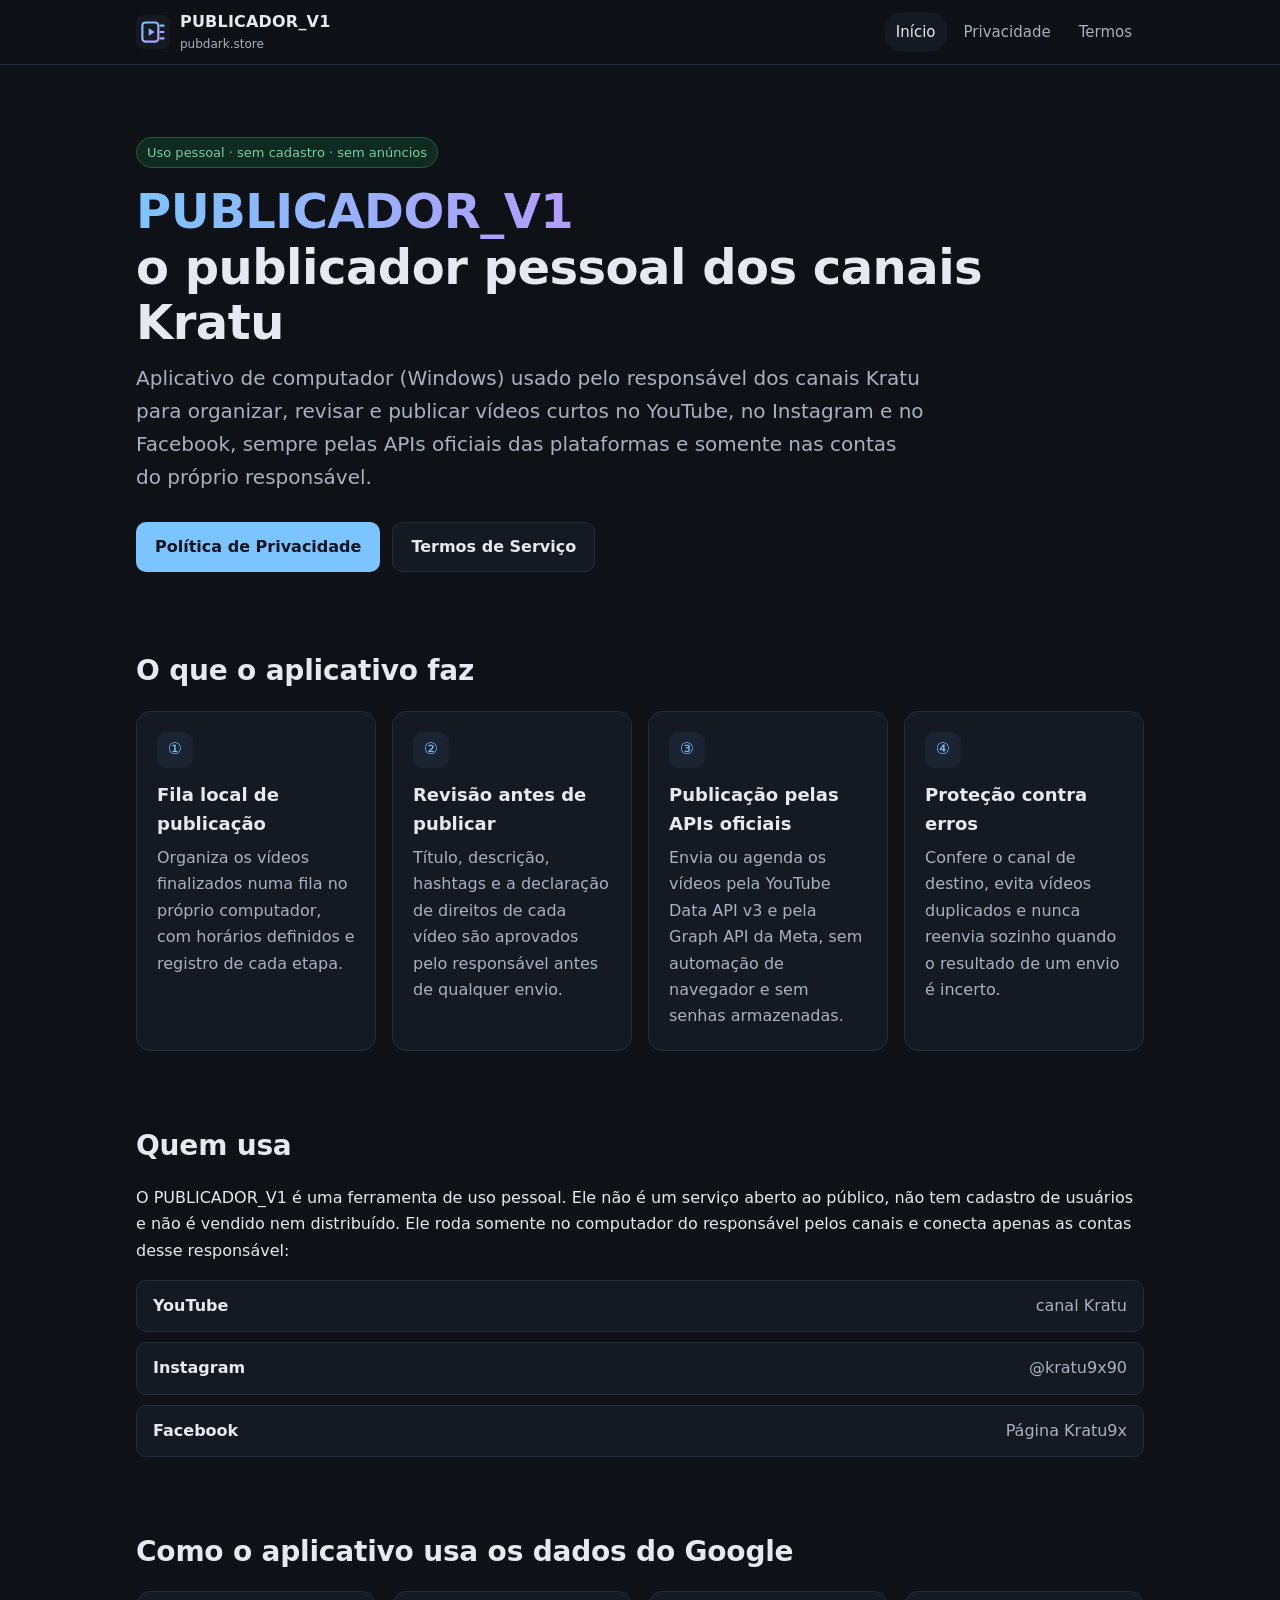
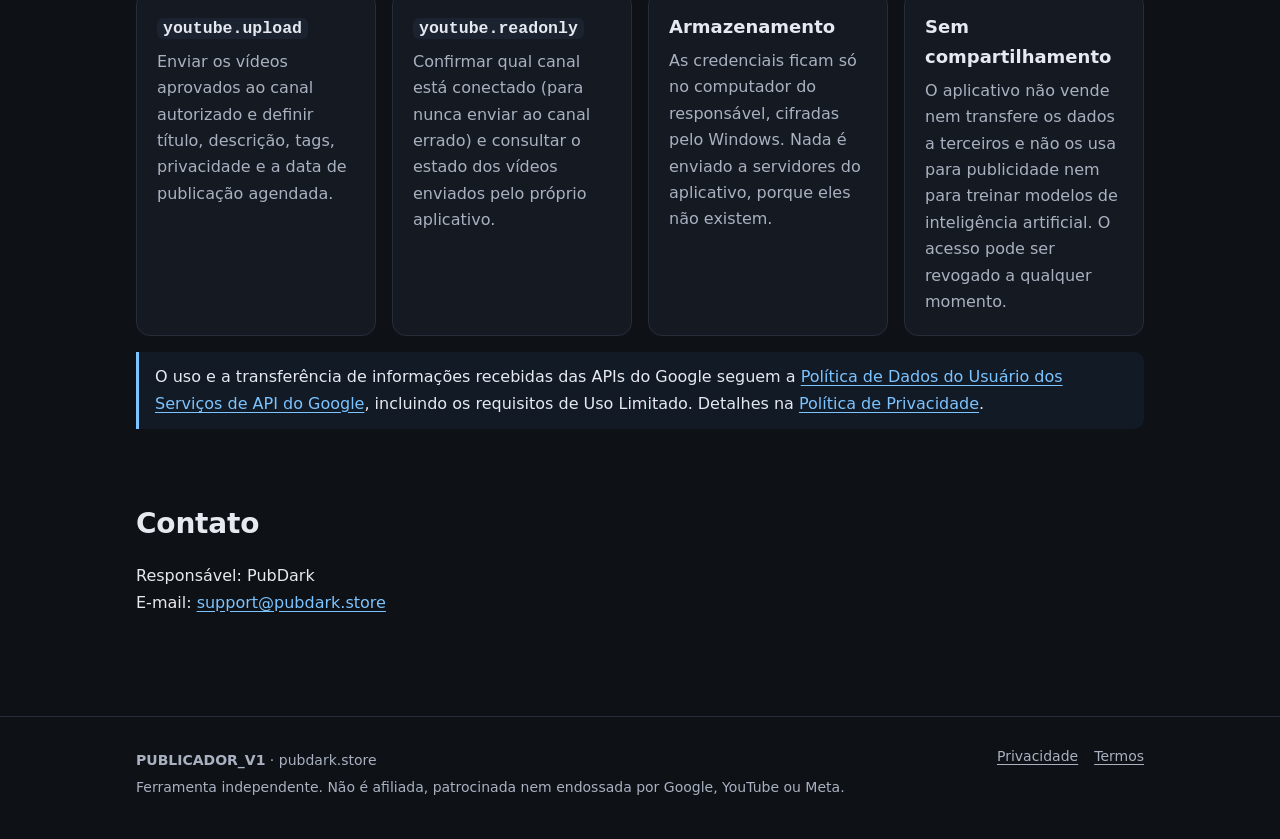
<file: index.html>
<!doctype html>
<html lang="pt-BR">
<head>
  <meta charset="utf-8">
  <meta name="viewport" content="width=device-width, initial-scale=1">
  <meta http-equiv="Content-Security-Policy" content="default-src 'none'; style-src 'self'; img-src 'self'; base-uri 'none'; form-action 'none'">
  <meta name="referrer" content="strict-origin-when-cross-origin">
  <title>PUBLICADOR_V1 - publicador pessoal dos canais Kratu</title>
  <meta name="description" content="PUBLICADOR_V1 é a ferramenta pessoal usada pelo responsável dos canais Kratu para organizar, aprovar e publicar vídeos curtos no YouTube, Instagram e Facebook pelas APIs oficiais.">
  <link rel="canonical" href="https://pubdark.store/">
  <link rel="icon" href="/favicon.svg" type="image/svg+xml">
  <link rel="stylesheet" href="/estilo.css">
</head>
<body>
  <a class="pular" href="#conteudo">Pular para o conteúdo</a>
  <header class="topo">
    <div class="conteiner">
      <a class="marca" href="/" aria-label="PUBLICADOR_V1 - início">
        <svg width="34" height="34" viewBox="0 0 64 64" aria-hidden="true"><defs><linearGradient id="g" x1="0" y1="0" x2="1" y2="1"><stop offset="0" stop-color="#7cc4ff"/><stop offset="1" stop-color="#b39cff"/></linearGradient></defs><rect width="64" height="64" rx="14" fill="#151a22"/><rect x="12" y="14" width="30" height="36" rx="6" fill="none" stroke="url(#g)" stroke-width="4"/><path d="M24 25v14l11-7z" fill="url(#g)"/><path d="M46 20h6M46 32h6M46 44h6" stroke="url(#g)" stroke-width="4" stroke-linecap="round"/></svg>
        <span>PUBLICADOR_V1<small>pubdark.store</small></span>
      </a>
      <nav class="menu" aria-label="Principal">
        <a href="/" aria-current="page">Início</a>
        <a href="/privacidade">Privacidade</a>
        <a href="/termos">Termos</a>
      </nav>
    </div>
  </header>

  <main id="conteudo">
    <div class="conteiner">
      <section class="abertura">
        <span class="selo">Uso pessoal · sem cadastro · sem anúncios</span>
        <h1><span class="grad">PUBLICADOR_V1</span><br>o publicador pessoal dos canais Kratu</h1>
        <p class="lead">Aplicativo de computador (Windows) usado pelo responsável dos canais Kratu para organizar, revisar e publicar
          vídeos curtos no YouTube, no Instagram e no Facebook, sempre pelas APIs oficiais das plataformas e somente nas
          contas do próprio responsável.</p>
        <div class="acoes">
          <a class="botao principal" href="/privacidade">Política de Privacidade</a>
          <a class="botao" href="/termos">Termos de Serviço</a>
        </div>
      </section>

      <section aria-labelledby="o-que-faz">
        <h2 id="o-que-faz">O que o aplicativo faz</h2>
        <div class="grade">
          <article class="cartao">
            <div class="icone" aria-hidden="true">①</div>
            <h3>Fila local de publicação</h3>
            <p>Organiza os vídeos finalizados numa fila no próprio computador, com horários definidos e registro de cada etapa.</p>
          </article>
          <article class="cartao">
            <div class="icone" aria-hidden="true">②</div>
            <h3>Revisão antes de publicar</h3>
            <p>Título, descrição, hashtags e a declaração de direitos de cada vídeo são aprovados pelo responsável antes de qualquer envio.</p>
          </article>
          <article class="cartao">
            <div class="icone" aria-hidden="true">③</div>
            <h3>Publicação pelas APIs oficiais</h3>
            <p>Envia ou agenda os vídeos pela YouTube Data API v3 e pela Graph API da Meta, sem automação de navegador e sem senhas armazenadas.</p>
          </article>
          <article class="cartao">
            <div class="icone" aria-hidden="true">④</div>
            <h3>Proteção contra erros</h3>
            <p>Confere o canal de destino, evita vídeos duplicados e nunca reenvia sozinho quando o resultado de um envio é incerto.</p>
          </article>
        </div>
      </section>

      <section aria-labelledby="quem-usa">
        <h2 id="quem-usa">Quem usa</h2>
        <p>O PUBLICADOR_V1 é uma ferramenta de uso pessoal. Ele não é um serviço aberto ao público, não tem cadastro de
          usuários e não é vendido nem distribuído. Ele roda somente no computador do responsável pelos canais e conecta
          apenas as contas desse responsável:</p>
        <ul class="lista-canais">
          <li><strong>YouTube</strong><span>canal Kratu</span></li>
          <li><strong>Instagram</strong><span>@kratu9x90</span></li>
          <li><strong>Facebook</strong><span>Página Kratu9x</span></li>
        </ul>
      </section>

      <section aria-labelledby="dados-google">
        <h2 id="dados-google">Como o aplicativo usa os dados do Google</h2>
        <div class="grade">
          <article class="cartao">
            <h3><code>youtube.upload</code></h3>
            <p>Enviar os vídeos aprovados ao canal autorizado e definir título, descrição, tags, privacidade e a data de publicação agendada.</p>
          </article>
          <article class="cartao">
            <h3><code>youtube.readonly</code></h3>
            <p>Confirmar qual canal está conectado (para nunca enviar ao canal errado) e consultar o estado dos vídeos enviados pelo próprio aplicativo.</p>
          </article>
          <article class="cartao">
            <h3>Armazenamento</h3>
            <p>As credenciais ficam só no computador do responsável, cifradas pelo Windows. Nada é enviado a servidores do aplicativo, porque eles não existem.</p>
          </article>
          <article class="cartao">
            <h3>Sem compartilhamento</h3>
            <p>O aplicativo não vende nem transfere os dados a terceiros e não os usa para publicidade nem para treinar modelos de inteligência artificial. O acesso pode ser revogado a qualquer momento.</p>
          </article>
        </div>
        <p class="aviso">O uso e a transferência de informações recebidas das APIs do Google seguem a
          <a href="https://developers.google.com/terms/api-services-user-data-policy" rel="noopener">Política de Dados do Usuário dos Serviços de API do Google</a>,
          incluindo os requisitos de Uso Limitado. Detalhes na <a href="/privacidade">Política de Privacidade</a>.</p>
      </section>

      <section aria-labelledby="contato">
        <h2 id="contato">Contato</h2>
        <p>Responsável: PubDark<br>
          E-mail: <a href="mailto:support@pubdark.store">support@pubdark.store</a></p>
      </section>
    </div>
  </main>

  <footer class="rodape">
    <div class="conteiner">
      <div>
        <p><strong>PUBLICADOR_V1</strong> · pubdark.store</p>
        <p>Ferramenta independente. Não é afiliada, patrocinada nem endossada por Google, YouTube ou Meta.</p>
      </div>
      <nav aria-label="Rodapé">
        <a href="/privacidade">Privacidade</a>
        <a href="/termos">Termos</a>
      </nav>
    </div>
  </footer>
</body>
</html>
</file>
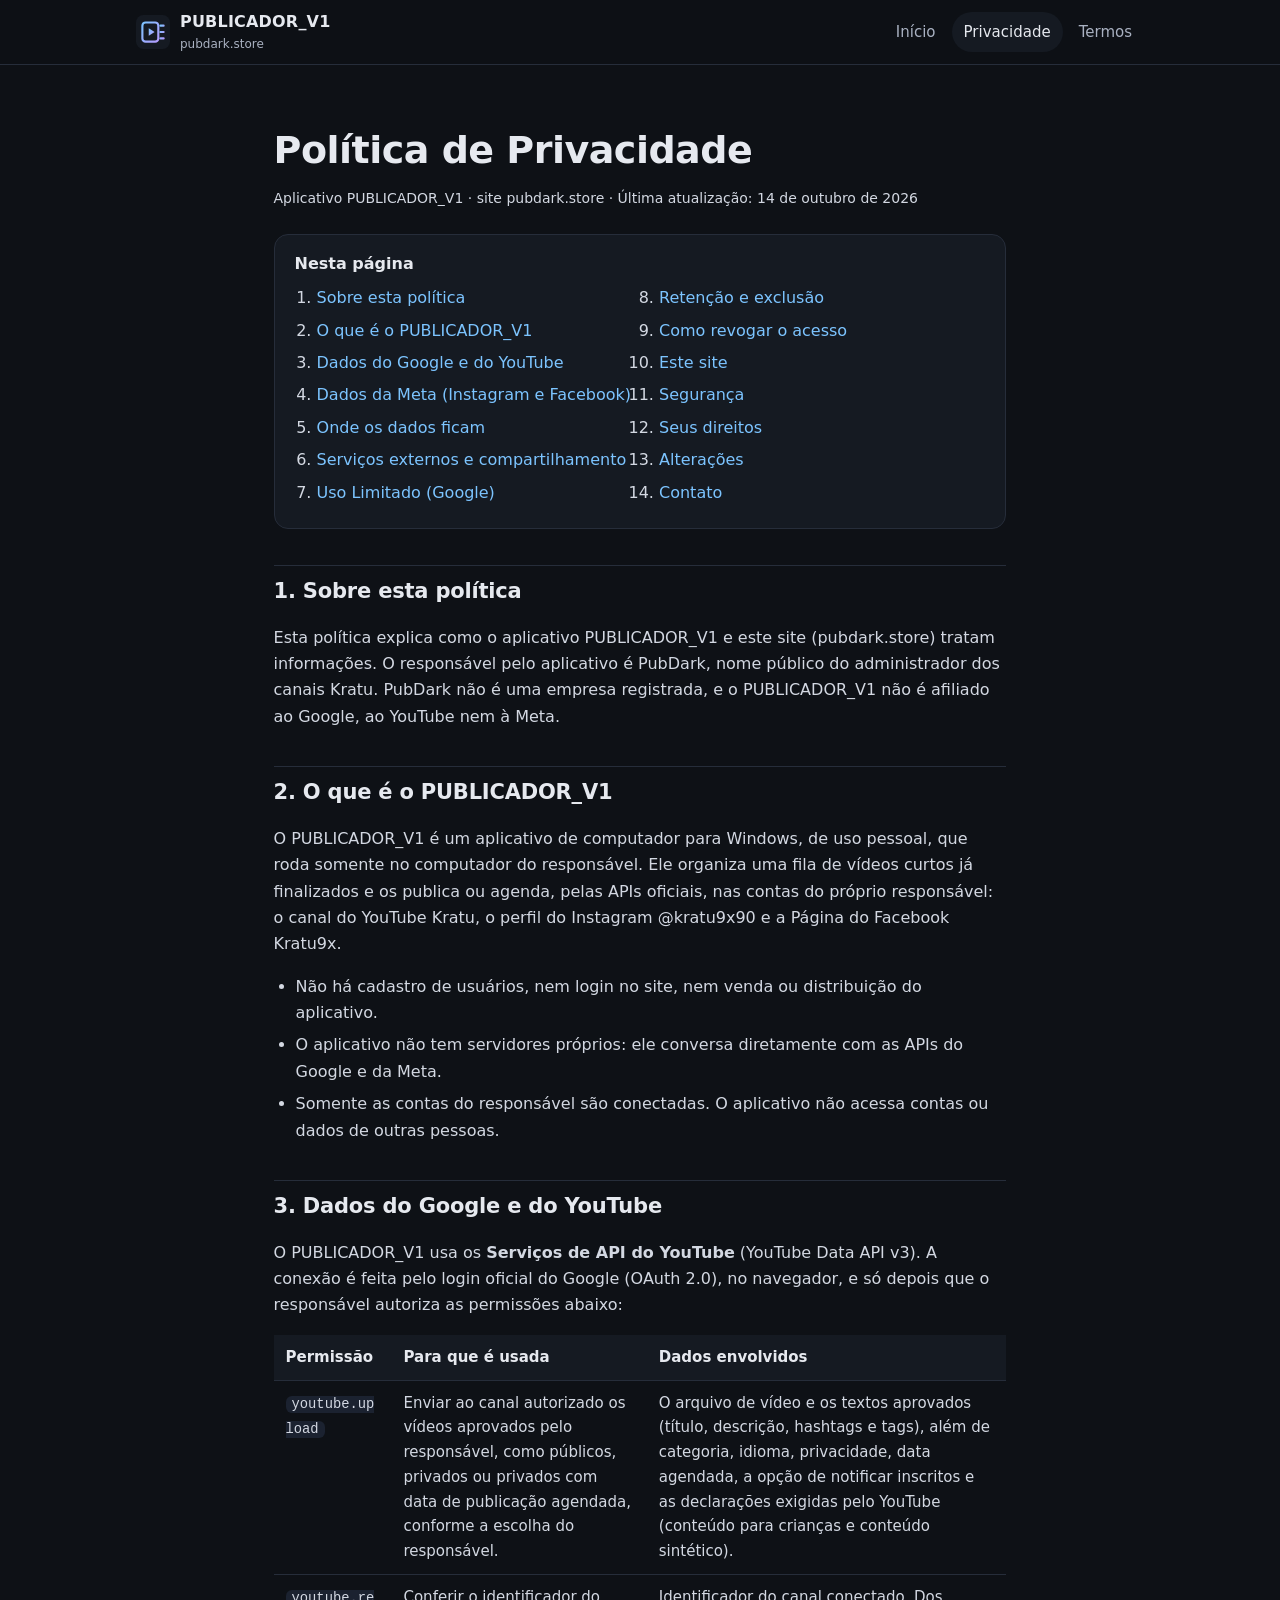
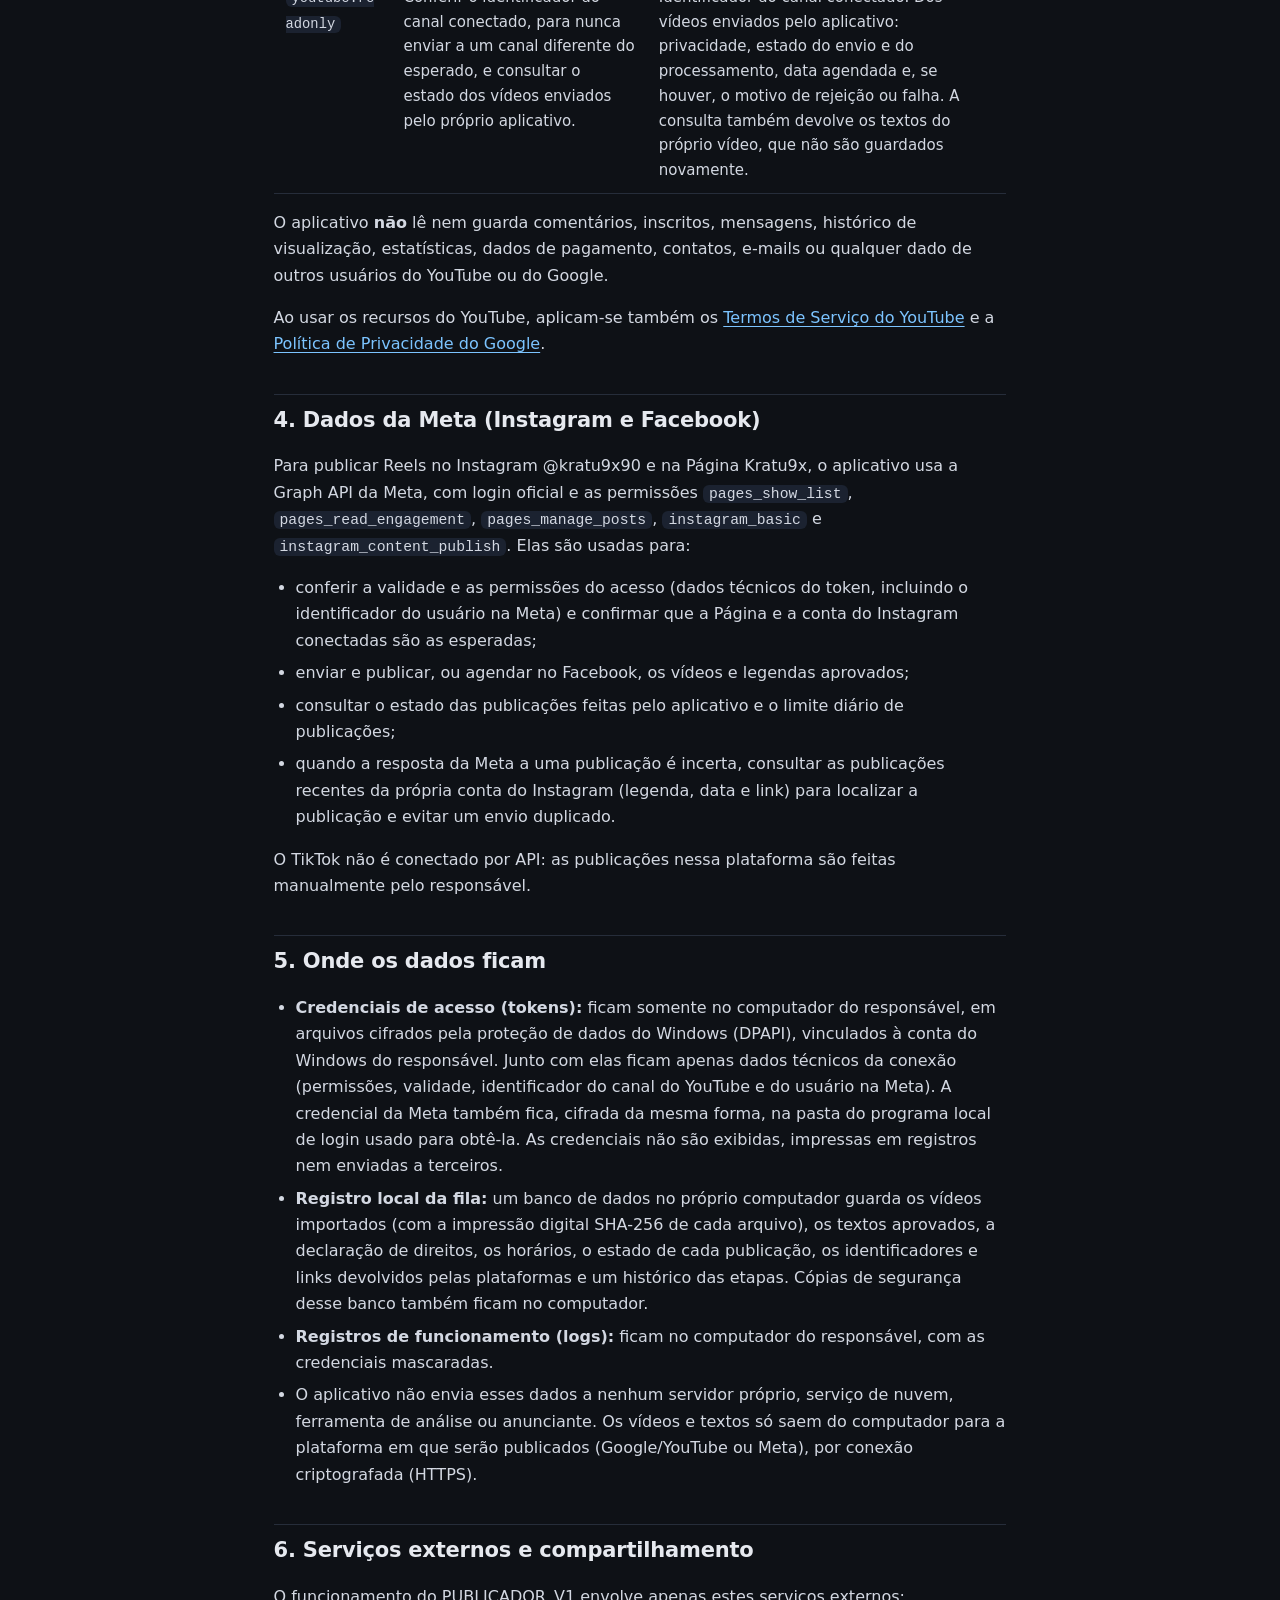
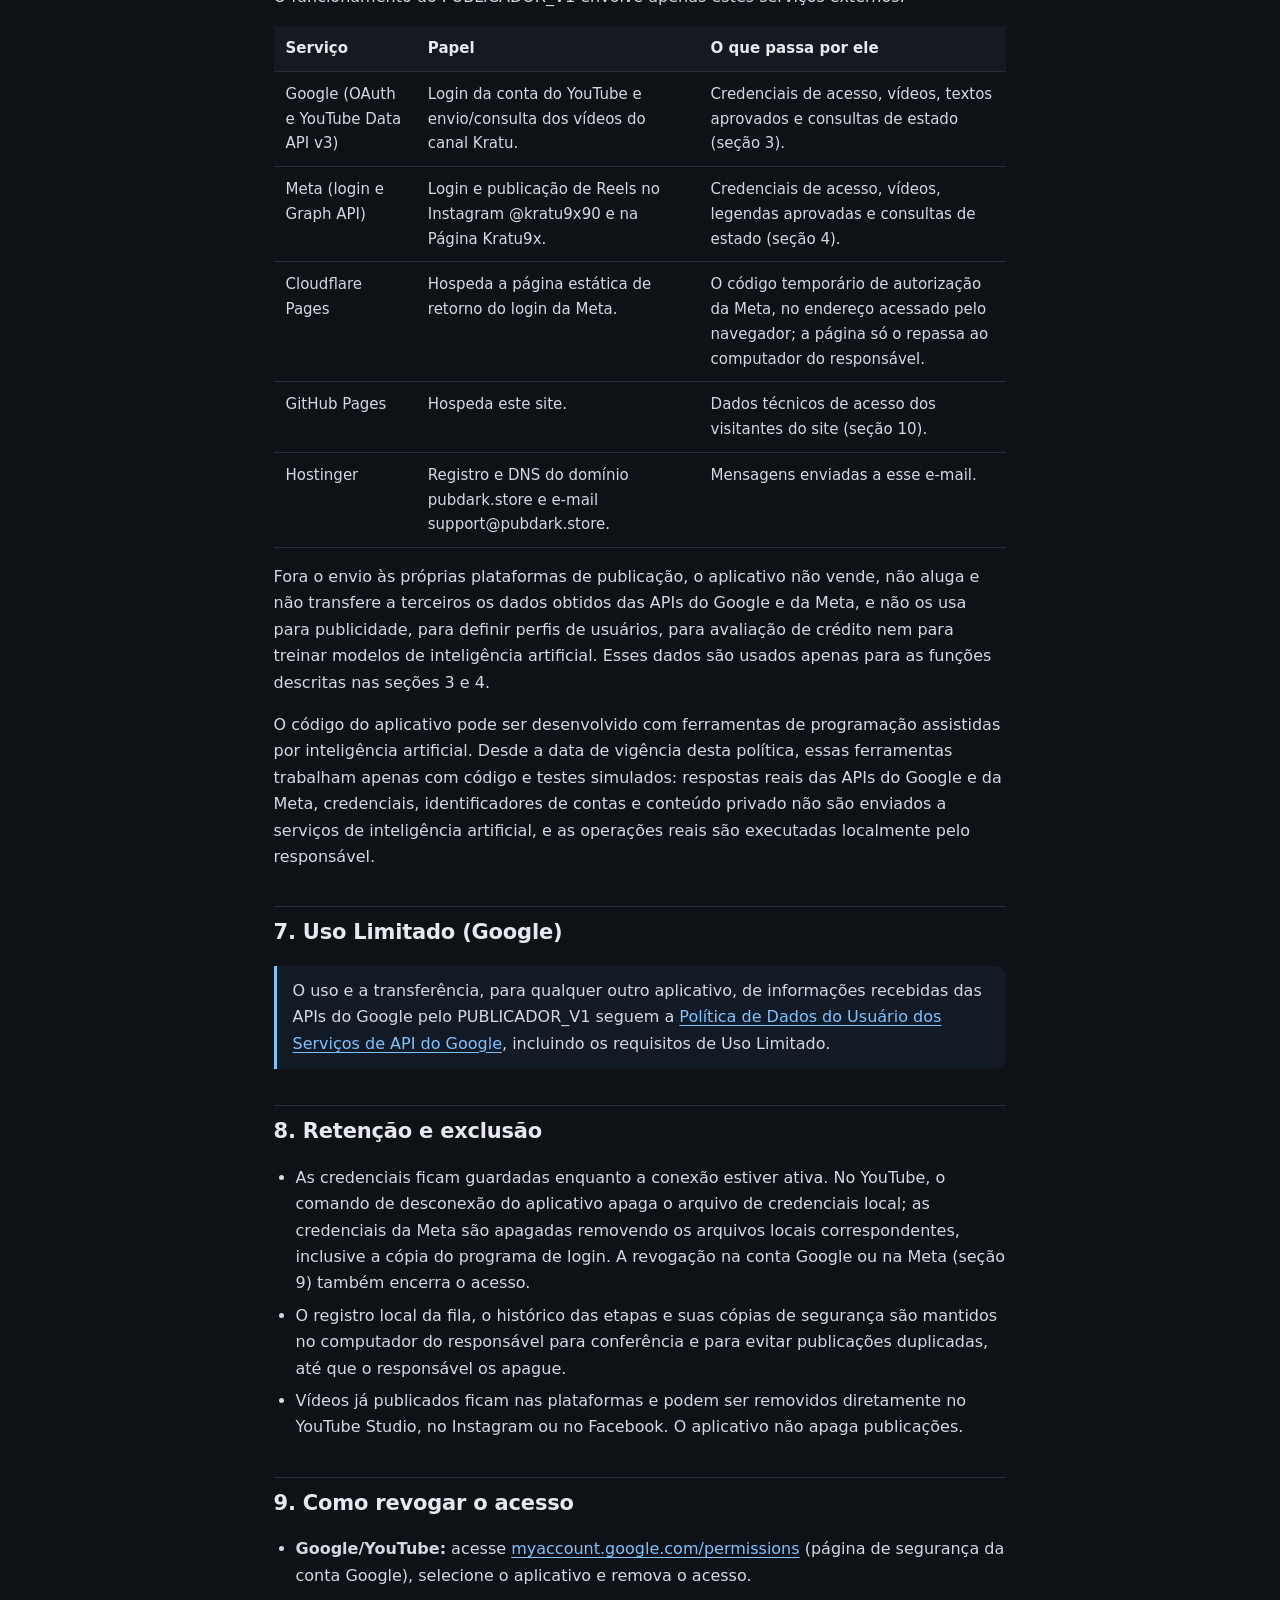
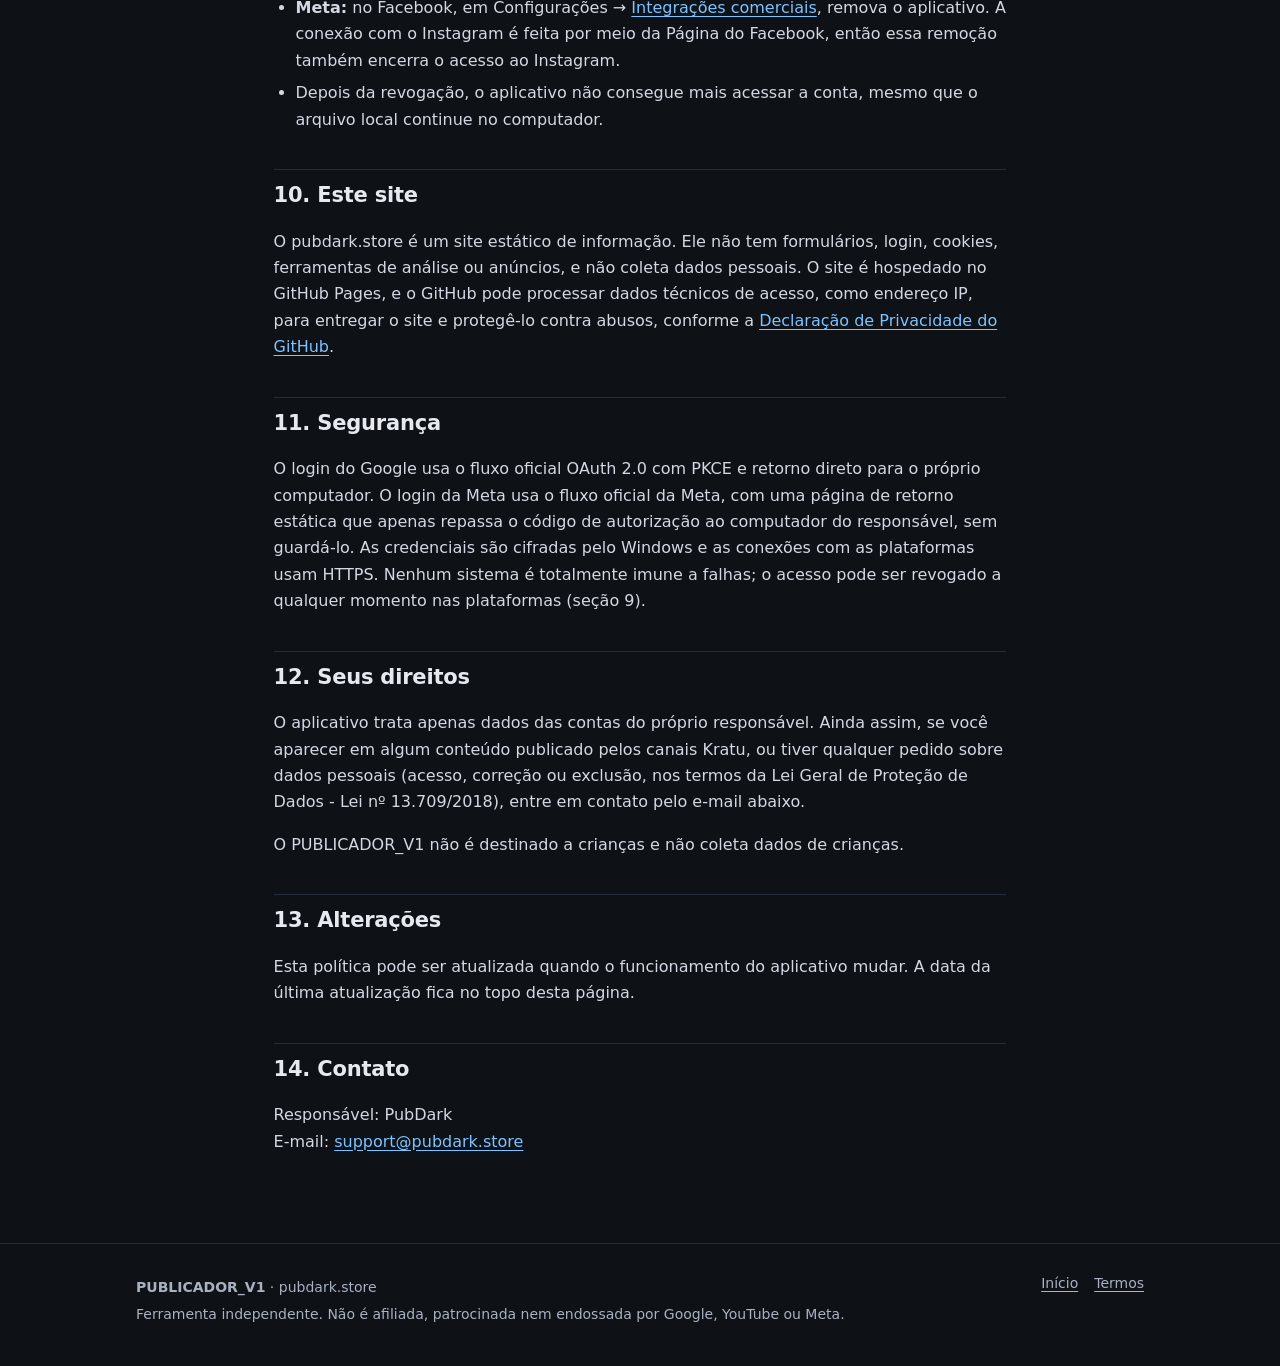
<file: privacidade.html>
<!doctype html>
<html lang="pt-BR">
<head>
  <meta charset="utf-8">
  <meta name="viewport" content="width=device-width, initial-scale=1">
  <meta http-equiv="Content-Security-Policy" content="default-src 'none'; style-src 'self'; img-src 'self'; base-uri 'none'; form-action 'none'">
  <meta name="referrer" content="strict-origin-when-cross-origin">
  <title>Política de Privacidade - PUBLICADOR_V1</title>
  <meta name="description" content="Política de Privacidade do PUBLICADOR_V1: quais dados do YouTube, Instagram e Facebook o aplicativo acessa, para quê, onde ficam armazenados e como revogar o acesso.">
  <link rel="canonical" href="https://pubdark.store/privacidade">
  <link rel="icon" href="/favicon.svg" type="image/svg+xml">
  <link rel="stylesheet" href="/estilo.css">
</head>
<body>
  <a class="pular" href="#conteudo">Pular para o conteúdo</a>
  <header class="topo">
    <div class="conteiner">
      <a class="marca" href="/" aria-label="PUBLICADOR_V1 - início">
        <svg width="34" height="34" viewBox="0 0 64 64" aria-hidden="true"><defs><linearGradient id="g" x1="0" y1="0" x2="1" y2="1"><stop offset="0" stop-color="#7cc4ff"/><stop offset="1" stop-color="#b39cff"/></linearGradient></defs><rect width="64" height="64" rx="14" fill="#151a22"/><rect x="12" y="14" width="30" height="36" rx="6" fill="none" stroke="url(#g)" stroke-width="4"/><path d="M24 25v14l11-7z" fill="url(#g)"/><path d="M46 20h6M46 32h6M46 44h6" stroke="url(#g)" stroke-width="4" stroke-linecap="round"/></svg>
        <span>PUBLICADOR_V1<small>pubdark.store</small></span>
      </a>
      <nav class="menu" aria-label="Principal">
        <a href="/">Início</a>
        <a href="/privacidade" aria-current="page">Privacidade</a>
        <a href="/termos">Termos</a>
      </nav>
    </div>
  </header>

  <main id="conteudo" class="documento">
    <div class="conteiner">
      <h1>Política de Privacidade</h1>
      <p class="meta-doc">Aplicativo PUBLICADOR_V1 · site pubdark.store · Última atualização: 14 de outubro de 2026</p>

      <nav class="indice" aria-label="Nesta página">
        <strong>Nesta página</strong>
        <ol>
          <li><a href="#sobre">Sobre esta política</a></li>
          <li><a href="#aplicativo">O que é o PUBLICADOR_V1</a></li>
          <li><a href="#google">Dados do Google e do YouTube</a></li>
          <li><a href="#meta">Dados da Meta (Instagram e Facebook)</a></li>
          <li><a href="#armazenamento">Onde os dados ficam</a></li>
          <li><a href="#compartilhamento">Serviços externos e compartilhamento</a></li>
          <li><a href="#uso-limitado">Uso Limitado (Google)</a></li>
          <li><a href="#retencao">Retenção e exclusão</a></li>
          <li><a href="#revogacao">Como revogar o acesso</a></li>
          <li><a href="#site">Este site</a></li>
          <li><a href="#seguranca">Segurança</a></li>
          <li><a href="#direitos">Seus direitos</a></li>
          <li><a href="#alteracoes">Alterações</a></li>
          <li><a href="#contato">Contato</a></li>
        </ol>
      </nav>

      <h2 id="sobre">1. Sobre esta política</h2>
      <p>Esta política explica como o aplicativo PUBLICADOR_V1 e este site (pubdark.store) tratam informações. O
        responsável pelo aplicativo é PubDark, nome público do administrador dos canais Kratu. PubDark não é uma empresa
        registrada, e o PUBLICADOR_V1 não é afiliado ao Google, ao YouTube nem à Meta.</p>

      <h2 id="aplicativo">2. O que é o PUBLICADOR_V1</h2>
      <p>O PUBLICADOR_V1 é um aplicativo de computador para Windows, de uso pessoal, que roda somente no computador do
        responsável. Ele organiza uma fila de vídeos curtos já finalizados e os publica ou agenda, pelas APIs oficiais, nas
        contas do próprio responsável: o canal do YouTube Kratu, o perfil do Instagram @kratu9x90 e a Página do Facebook Kratu9x.</p>
      <ul>
        <li>Não há cadastro de usuários, nem login no site, nem venda ou distribuição do aplicativo.</li>
        <li>O aplicativo não tem servidores próprios: ele conversa diretamente com as APIs do Google e da Meta.</li>
        <li>Somente as contas do responsável são conectadas. O aplicativo não acessa contas ou dados de outras pessoas.</li>
      </ul>

      <h2 id="google">3. Dados do Google e do YouTube</h2>
      <p>O PUBLICADOR_V1 usa os <strong>Serviços de API do YouTube</strong> (YouTube Data API v3). A conexão é feita pelo login
        oficial do Google (OAuth 2.0), no navegador, e só depois que o responsável autoriza as permissões abaixo:</p>
      <div class="tabela">
        <table>
          <thead><tr><th>Permissão</th><th>Para que é usada</th><th>Dados envolvidos</th></tr></thead>
          <tbody>
            <tr>
              <td data-rotulo="Permissão"><code>youtube.upload</code></td>
              <td data-rotulo="Para que é usada">Enviar ao canal autorizado os vídeos aprovados pelo responsável, como públicos, privados ou privados com data de publicação agendada, conforme a escolha do responsável.</td>
              <td data-rotulo="Dados envolvidos">O arquivo de vídeo e os textos aprovados (título, descrição, hashtags e tags), além de categoria, idioma, privacidade, data agendada, a opção de notificar inscritos e as declarações exigidas pelo YouTube (conteúdo para crianças e conteúdo sintético).</td>
            </tr>
            <tr>
              <td data-rotulo="Permissão"><code>youtube.readonly</code></td>
              <td data-rotulo="Para que é usada">Conferir o identificador do canal conectado, para nunca enviar a um canal diferente do esperado, e consultar o estado dos vídeos enviados pelo próprio aplicativo.</td>
              <td data-rotulo="Dados envolvidos">Identificador do canal conectado. Dos vídeos enviados pelo aplicativo: privacidade, estado do envio e do processamento, data agendada e, se houver, o motivo de rejeição ou falha. A consulta também devolve os textos do próprio vídeo, que não são guardados novamente.</td>
            </tr>
          </tbody>
        </table>
      </div>
      <p>O aplicativo <strong>não</strong> lê nem guarda comentários, inscritos, mensagens, histórico de visualização,
        estatísticas, dados de pagamento, contatos, e-mails ou qualquer dado de outros usuários do YouTube ou do Google.</p>
      <p>Ao usar os recursos do YouTube, aplicam-se também os
        <a href="https://www.youtube.com/t/terms" rel="noopener">Termos de Serviço do YouTube</a> e a
        <a href="https://policies.google.com/privacy" rel="noopener">Política de Privacidade do Google</a>.</p>

      <h2 id="meta">4. Dados da Meta (Instagram e Facebook)</h2>
      <p>Para publicar Reels no Instagram @kratu9x90 e na Página Kratu9x, o aplicativo usa a Graph API da Meta, com login
        oficial e as permissões <code>pages_show_list</code>, <code>pages_read_engagement</code>, <code>pages_manage_posts</code>,
        <code>instagram_basic</code> e <code>instagram_content_publish</code>. Elas são usadas para:</p>
      <ul>
        <li>conferir a validade e as permissões do acesso (dados técnicos do token, incluindo o identificador do usuário
          na Meta) e confirmar que a Página e a conta do Instagram conectadas são as esperadas;</li>
        <li>enviar e publicar, ou agendar no Facebook, os vídeos e legendas aprovados;</li>
        <li>consultar o estado das publicações feitas pelo aplicativo e o limite diário de publicações;</li>
        <li>quando a resposta da Meta a uma publicação é incerta, consultar as publicações recentes da própria conta do
          Instagram (legenda, data e link) para localizar a publicação e evitar um envio duplicado.</li>
      </ul>
      <p>O TikTok não é conectado por API: as publicações nessa plataforma são feitas manualmente pelo responsável.</p>

      <h2 id="armazenamento">5. Onde os dados ficam</h2>
      <ul>
        <li><strong>Credenciais de acesso (tokens):</strong> ficam somente no computador do responsável, em arquivos cifrados
          pela proteção de dados do Windows (DPAPI), vinculados à conta do Windows do responsável. Junto com elas ficam apenas dados técnicos da conexão
          (permissões, validade, identificador do canal do YouTube e do usuário na Meta). A credencial da Meta também fica,
          cifrada da mesma forma, na pasta do programa local de login usado para obtê-la. As credenciais não são exibidas,
          impressas em registros nem enviadas a terceiros.</li>
        <li><strong>Registro local da fila:</strong> um banco de dados no próprio computador guarda os vídeos importados (com a
          impressão digital SHA-256 de cada arquivo), os textos aprovados, a declaração de direitos, os horários, o estado de
          cada publicação, os identificadores e links devolvidos pelas plataformas e um histórico das etapas. Cópias de segurança desse banco
          também ficam no computador.</li>
        <li><strong>Registros de funcionamento (logs):</strong> ficam no computador do responsável, com as credenciais mascaradas.</li>
        <li>O aplicativo não envia esses dados a nenhum servidor próprio, serviço de nuvem, ferramenta de análise ou anunciante.
          Os vídeos e textos só saem do computador para a plataforma em que serão publicados (Google/YouTube ou Meta), por
          conexão criptografada (HTTPS).</li>
      </ul>

      <h2 id="compartilhamento">6. Serviços externos e compartilhamento</h2>
      <p>O funcionamento do PUBLICADOR_V1 envolve apenas estes serviços externos:</p>
      <div class="tabela">
        <table>
          <thead><tr><th>Serviço</th><th>Papel</th><th>O que passa por ele</th></tr></thead>
          <tbody>
            <tr>
              <td data-rotulo="Serviço">Google (OAuth e YouTube Data API v3)</td>
              <td data-rotulo="Papel">Login da conta do YouTube e envio/consulta dos vídeos do canal Kratu.</td>
              <td data-rotulo="O que passa por ele">Credenciais de acesso, vídeos, textos aprovados e consultas de estado (seção 3).</td>
            </tr>
            <tr>
              <td data-rotulo="Serviço">Meta (login e Graph API)</td>
              <td data-rotulo="Papel">Login e publicação de Reels no Instagram @kratu9x90 e na Página Kratu9x.</td>
              <td data-rotulo="O que passa por ele">Credenciais de acesso, vídeos, legendas aprovadas e consultas de estado (seção 4).</td>
            </tr>
            <tr>
              <td data-rotulo="Serviço">Cloudflare Pages</td>
              <td data-rotulo="Papel">Hospeda a página estática de retorno do login da Meta.</td>
              <td data-rotulo="O que passa por ele">O código temporário de autorização da Meta, no endereço acessado pelo navegador; a página só o repassa ao computador do responsável.</td>
            </tr>
            <tr>
              <td data-rotulo="Serviço">GitHub Pages</td>
              <td data-rotulo="Papel">Hospeda este site.</td>
              <td data-rotulo="O que passa por ele">Dados técnicos de acesso dos visitantes do site (seção 10).</td>
            </tr>
            <tr>
              <td data-rotulo="Serviço">Hostinger</td>
              <td data-rotulo="Papel">Registro e DNS do domínio pubdark.store e e-mail support@pubdark.store.</td>
              <td data-rotulo="O que passa por ele">Mensagens enviadas a esse e-mail.</td>
            </tr>
          </tbody>
        </table>
      </div>
      <p>Fora o envio às próprias plataformas de publicação, o aplicativo não vende, não aluga e não transfere a terceiros
        os dados obtidos das APIs do Google e da Meta, e não os usa para publicidade, para definir perfis de usuários, para
        avaliação de crédito nem para treinar modelos de inteligência artificial. Esses dados são usados apenas para as
        funções descritas nas seções 3 e 4.</p>
      <p>O código do aplicativo pode ser desenvolvido com ferramentas de programação assistidas por inteligência artificial.
        Desde a data de vigência desta política, essas ferramentas trabalham apenas com código e testes simulados: respostas
        reais das APIs do Google e da Meta, credenciais, identificadores de contas e conteúdo privado não são enviados a
        serviços de inteligência artificial, e as operações reais são executadas localmente pelo responsável.</p>

      <h2 id="uso-limitado">7. Uso Limitado (Google)</h2>
      <p class="aviso">O uso e a transferência, para qualquer outro aplicativo, de informações recebidas das APIs do Google
        pelo PUBLICADOR_V1 seguem a
        <a href="https://developers.google.com/terms/api-services-user-data-policy" rel="noopener">Política de Dados do Usuário dos Serviços de API do Google</a>,
        incluindo os requisitos de Uso Limitado.</p>

      <h2 id="retencao">8. Retenção e exclusão</h2>
      <ul>
        <li>As credenciais ficam guardadas enquanto a conexão estiver ativa. No YouTube, o comando de desconexão do
          aplicativo apaga o arquivo de credenciais local; as credenciais da Meta são apagadas removendo os arquivos locais
          correspondentes, inclusive a cópia do programa de login. A revogação na conta Google ou na Meta (seção 9) também encerra o acesso.</li>
        <li>O registro local da fila, o histórico das etapas e suas cópias de segurança são mantidos no computador do responsável para conferência e
          para evitar publicações duplicadas, até que o responsável os apague.</li>
        <li>Vídeos já publicados ficam nas plataformas e podem ser removidos diretamente no YouTube Studio, no Instagram ou
          no Facebook. O aplicativo não apaga publicações.</li>
      </ul>

      <h2 id="revogacao">9. Como revogar o acesso</h2>
      <ul>
        <li><strong>Google/YouTube:</strong> acesse <a href="https://myaccount.google.com/permissions" rel="noopener">myaccount.google.com/permissions</a>
          (página de segurança da conta Google), selecione o aplicativo e remova o acesso.</li>
        <li><strong>Meta:</strong> no Facebook, em Configurações → <a href="https://www.facebook.com/settings?tab=business_tools" rel="noopener">Integrações comerciais</a>,
          remova o aplicativo. A conexão com o Instagram é feita por meio da Página do Facebook, então essa remoção também
          encerra o acesso ao Instagram.</li>
        <li>Depois da revogação, o aplicativo não consegue mais acessar a conta, mesmo que o arquivo local continue no computador.</li>
      </ul>

      <h2 id="site">10. Este site</h2>
      <p>O pubdark.store é um site estático de informação. Ele não tem formulários, login, cookies, ferramentas de análise
        ou anúncios, e não coleta dados pessoais. O site é hospedado no GitHub Pages, e o GitHub pode processar dados técnicos de
        acesso, como endereço IP, para entregar o site e protegê-lo contra abusos, conforme a
        <a href="https://docs.github.com/pt/site-policy/privacy-policies/github-general-privacy-statement" rel="noopener">Declaração de Privacidade do GitHub</a>.</p>

      <h2 id="seguranca">11. Segurança</h2>
      <p>O login do Google usa o fluxo oficial OAuth 2.0 com PKCE e retorno direto para o próprio computador. O login da
        Meta usa o fluxo oficial da Meta, com uma página de retorno estática que apenas repassa o código de autorização ao
        computador do responsável, sem guardá-lo. As credenciais são cifradas pelo Windows e as conexões com as plataformas
        usam HTTPS. Nenhum sistema é totalmente imune a falhas; o acesso pode ser revogado a qualquer momento
        nas plataformas (seção 9).</p>

      <h2 id="direitos">12. Seus direitos</h2>
      <p>O aplicativo trata apenas dados das contas do próprio responsável. Ainda assim, se você aparecer em algum conteúdo
        publicado pelos canais Kratu, ou tiver qualquer pedido sobre dados pessoais (acesso, correção ou exclusão, nos termos
        da Lei Geral de Proteção de Dados - Lei nº 13.709/2018), entre em contato pelo e-mail abaixo.</p>
      <p>O PUBLICADOR_V1 não é destinado a crianças e não coleta dados de crianças.</p>

      <h2 id="alteracoes">13. Alterações</h2>
      <p>Esta política pode ser atualizada quando o funcionamento do aplicativo mudar. A data da última atualização fica
        no topo desta página.</p>

      <h2 id="contato">14. Contato</h2>
      <p>Responsável: PubDark<br>
        E-mail: <a href="mailto:support@pubdark.store">support@pubdark.store</a></p>
    </div>
  </main>

  <footer class="rodape">
    <div class="conteiner">
      <div>
        <p><strong>PUBLICADOR_V1</strong> · pubdark.store</p>
        <p>Ferramenta independente. Não é afiliada, patrocinada nem endossada por Google, YouTube ou Meta.</p>
      </div>
      <nav aria-label="Rodapé">
        <a href="/">Início</a>
        <a href="/termos">Termos</a>
      </nav>
    </div>
  </footer>
</body>
</html>
</file>
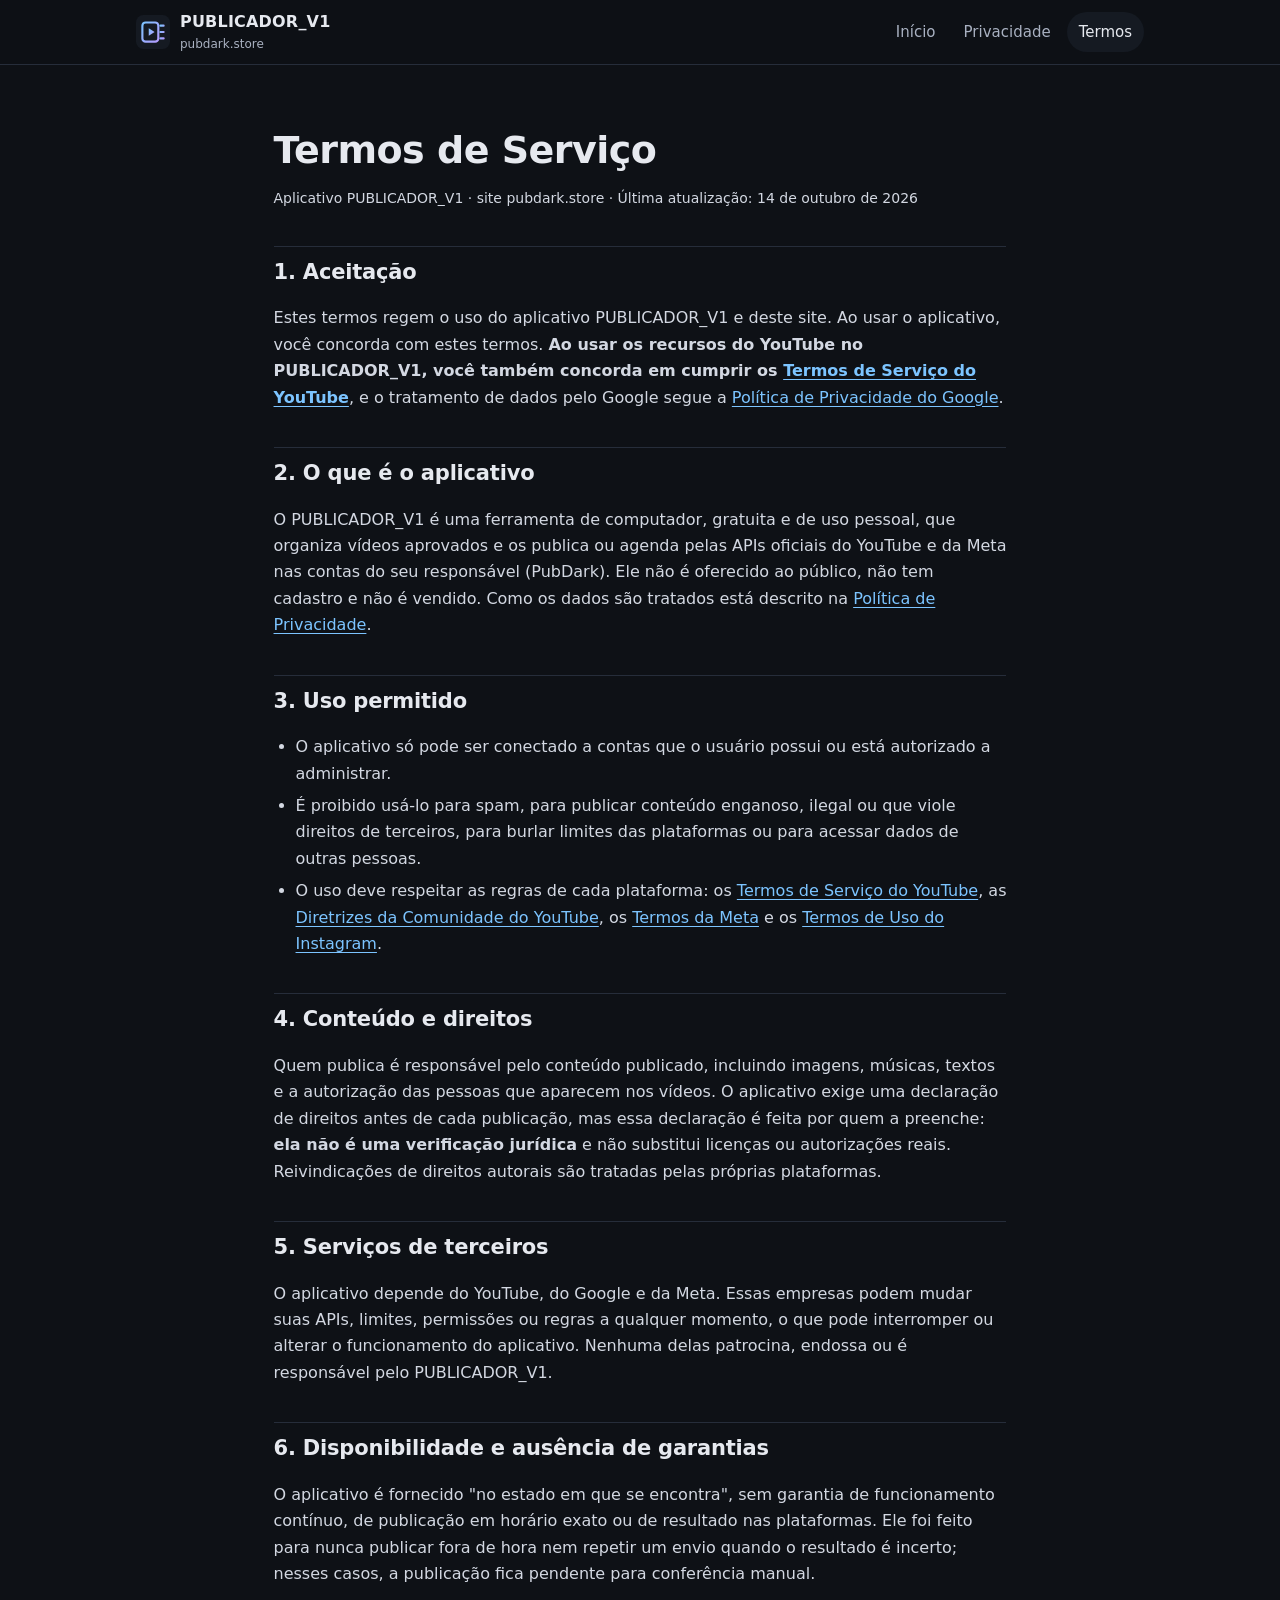
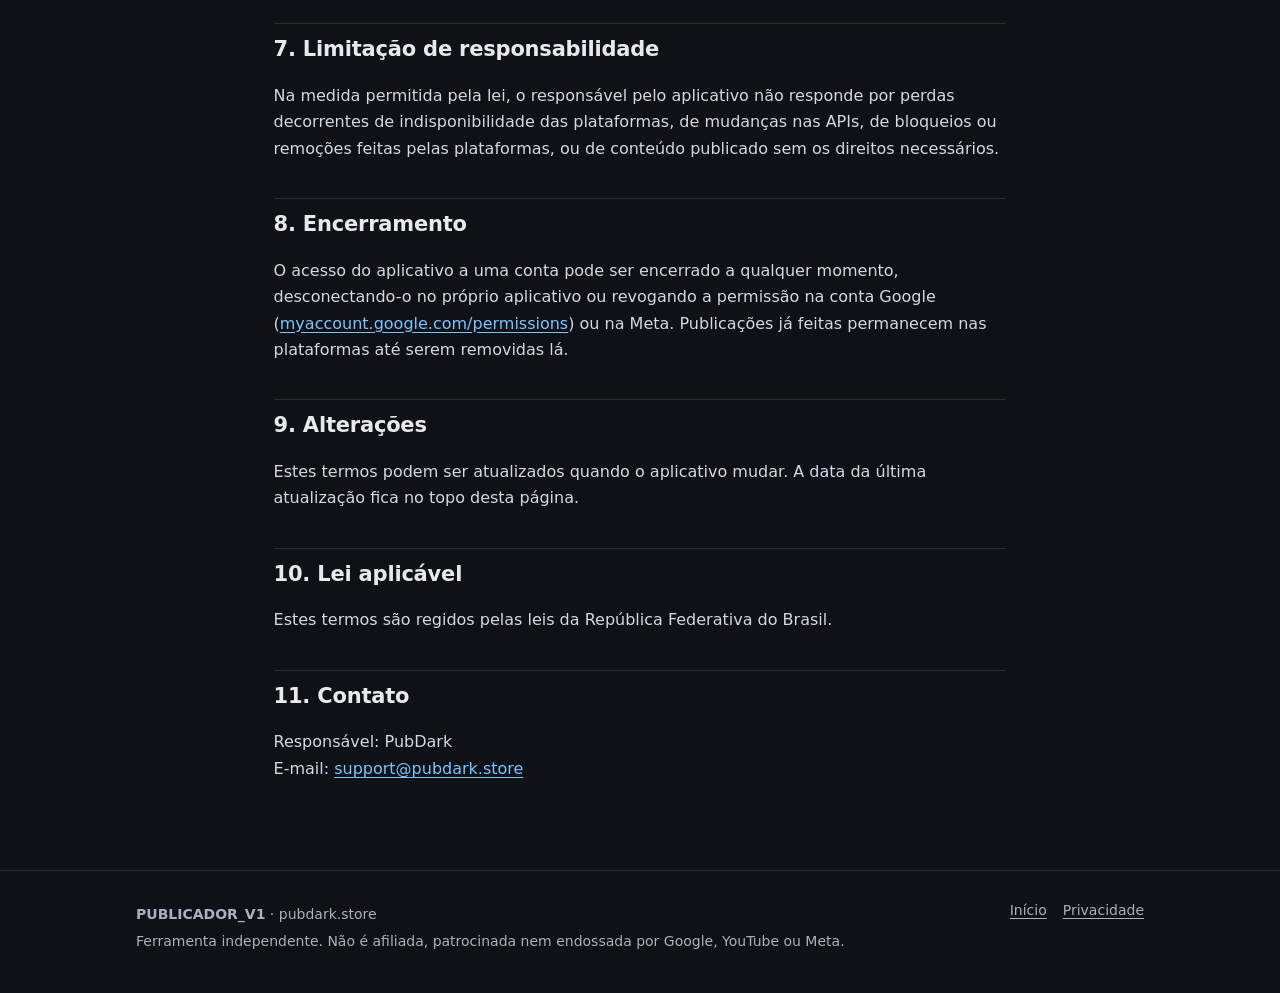
<file: termos.html>
<!doctype html>
<html lang="pt-BR">
<head>
  <meta charset="utf-8">
  <meta name="viewport" content="width=device-width, initial-scale=1">
  <meta http-equiv="Content-Security-Policy" content="default-src 'none'; style-src 'self'; img-src 'self'; base-uri 'none'; form-action 'none'">
  <meta name="referrer" content="strict-origin-when-cross-origin">
  <title>Termos de Serviço - PUBLICADOR_V1</title>
  <meta name="description" content="Termos de Serviço do PUBLICADOR_V1, ferramenta pessoal de publicação dos canais Kratu no YouTube, Instagram e Facebook.">
  <link rel="canonical" href="https://pubdark.store/termos">
  <link rel="icon" href="/favicon.svg" type="image/svg+xml">
  <link rel="stylesheet" href="/estilo.css">
</head>
<body>
  <a class="pular" href="#conteudo">Pular para o conteúdo</a>
  <header class="topo">
    <div class="conteiner">
      <a class="marca" href="/" aria-label="PUBLICADOR_V1 - início">
        <svg width="34" height="34" viewBox="0 0 64 64" aria-hidden="true"><defs><linearGradient id="g" x1="0" y1="0" x2="1" y2="1"><stop offset="0" stop-color="#7cc4ff"/><stop offset="1" stop-color="#b39cff"/></linearGradient></defs><rect width="64" height="64" rx="14" fill="#151a22"/><rect x="12" y="14" width="30" height="36" rx="6" fill="none" stroke="url(#g)" stroke-width="4"/><path d="M24 25v14l11-7z" fill="url(#g)"/><path d="M46 20h6M46 32h6M46 44h6" stroke="url(#g)" stroke-width="4" stroke-linecap="round"/></svg>
        <span>PUBLICADOR_V1<small>pubdark.store</small></span>
      </a>
      <nav class="menu" aria-label="Principal">
        <a href="/">Início</a>
        <a href="/privacidade">Privacidade</a>
        <a href="/termos" aria-current="page">Termos</a>
      </nav>
    </div>
  </header>

  <main id="conteudo" class="documento">
    <div class="conteiner">
      <h1>Termos de Serviço</h1>
      <p class="meta-doc">Aplicativo PUBLICADOR_V1 · site pubdark.store · Última atualização: 14 de outubro de 2026</p>

      <h2 id="aceitacao">1. Aceitação</h2>
      <p>Estes termos regem o uso do aplicativo PUBLICADOR_V1 e deste site. Ao usar o aplicativo, você concorda com estes
        termos. <strong>Ao usar os recursos do YouTube no PUBLICADOR_V1, você também concorda em cumprir os
        <a href="https://www.youtube.com/t/terms" rel="noopener">Termos de Serviço do YouTube</a></strong>, e o tratamento
        de dados pelo Google segue a <a href="https://policies.google.com/privacy" rel="noopener">Política de Privacidade do Google</a>.</p>

      <h2 id="descricao">2. O que é o aplicativo</h2>
      <p>O PUBLICADOR_V1 é uma ferramenta de computador, gratuita e de uso pessoal, que organiza vídeos aprovados e os publica
        ou agenda pelas APIs oficiais do YouTube e da Meta nas contas do seu responsável
        (PubDark). Ele não é oferecido ao público, não tem cadastro e
        não é vendido. Como os dados são tratados está descrito na <a href="/privacidade">Política de Privacidade</a>.</p>

      <h2 id="uso">3. Uso permitido</h2>
      <ul>
        <li>O aplicativo só pode ser conectado a contas que o usuário possui ou está autorizado a administrar.</li>
        <li>É proibido usá-lo para spam, para publicar conteúdo enganoso, ilegal ou que viole direitos de terceiros, para
          burlar limites das plataformas ou para acessar dados de outras pessoas.</li>
        <li>O uso deve respeitar as regras de cada plataforma: os
          <a href="https://www.youtube.com/t/terms" rel="noopener">Termos de Serviço do YouTube</a>, as
          <a href="https://www.youtube.com/howyoutubeworks/policies/community-guidelines/" rel="noopener">Diretrizes da Comunidade do YouTube</a>, os
          <a href="https://www.facebook.com/terms" rel="noopener">Termos da Meta</a> e os
          <a href="https://help.instagram.com/581066165581870" rel="noopener">Termos de Uso do Instagram</a>.</li>
      </ul>

      <h2 id="conteudo-direitos">4. Conteúdo e direitos</h2>
      <p>Quem publica é responsável pelo conteúdo publicado, incluindo imagens, músicas, textos e a autorização das pessoas
        que aparecem nos vídeos. O aplicativo exige uma declaração de direitos antes de cada publicação, mas essa declaração
        é feita por quem a preenche: <strong>ela não é uma verificação jurídica</strong> e não substitui licenças ou
        autorizações reais. Reivindicações de direitos autorais são tratadas pelas próprias plataformas.</p>

      <h2 id="terceiros">5. Serviços de terceiros</h2>
      <p>O aplicativo depende do YouTube, do Google e da Meta. Essas empresas podem mudar suas APIs, limites, permissões ou
        regras a qualquer momento, o que pode interromper ou alterar o funcionamento do aplicativo. Nenhuma delas patrocina,
        endossa ou é responsável pelo PUBLICADOR_V1.</p>

      <h2 id="garantia">6. Disponibilidade e ausência de garantias</h2>
      <p>O aplicativo é fornecido "no estado em que se encontra", sem garantia de funcionamento contínuo, de publicação em
        horário exato ou de resultado nas plataformas. Ele foi feito para nunca publicar fora de hora nem repetir um envio
        quando o resultado é incerto; nesses casos, a publicação fica pendente para conferência manual.</p>

      <h2 id="responsabilidade">7. Limitação de responsabilidade</h2>
      <p>Na medida permitida pela lei, o responsável pelo aplicativo não responde por perdas decorrentes de indisponibilidade
        das plataformas, de mudanças nas APIs, de bloqueios ou remoções feitas pelas plataformas, ou de conteúdo publicado
        sem os direitos necessários.</p>

      <h2 id="encerramento">8. Encerramento</h2>
      <p>O acesso do aplicativo a uma conta pode ser encerrado a qualquer momento, desconectando-o no próprio aplicativo ou
        revogando a permissão na conta Google (<a href="https://myaccount.google.com/permissions" rel="noopener">myaccount.google.com/permissions</a>)
        ou na Meta. Publicações já feitas permanecem nas plataformas até serem removidas lá.</p>

      <h2 id="alteracoes">9. Alterações</h2>
      <p>Estes termos podem ser atualizados quando o aplicativo mudar. A data da última atualização fica no topo desta página.</p>

      <h2 id="lei">10. Lei aplicável</h2>
      <p>Estes termos são regidos pelas leis da República Federativa do Brasil.</p>

      <h2 id="contato">11. Contato</h2>
      <p>Responsável: PubDark<br>
        E-mail: <a href="mailto:support@pubdark.store">support@pubdark.store</a></p>
    </div>
  </main>

  <footer class="rodape">
    <div class="conteiner">
      <div>
        <p><strong>PUBLICADOR_V1</strong> · pubdark.store</p>
        <p>Ferramenta independente. Não é afiliada, patrocinada nem endossada por Google, YouTube ou Meta.</p>
      </div>
      <nav aria-label="Rodapé">
        <a href="/">Início</a>
        <a href="/privacidade">Privacidade</a>
      </nav>
    </div>
  </footer>
</body>
</html>
</file>
<file: estilo.css>
/* pubdark.store - site institucional do PUBLICADOR_V1. CSS unico, sem fontes externas, sem rastreadores. */
:root {
  --fundo: #0e1116;
  --fundo-2: #151a22;
  --borda: #262d3a;
  --texto: #e6e9ef;
  --texto-2: #a9b1c1;
  --destaque: #7cc4ff;
  --destaque-2: #b39cff;
  --ok: #6fd3a3;
  --alerta-fundo: #3a2a00;
  --alerta-texto: #ffd666;
  --raio: 14px;
  --largura: 1040px;
  --leitura: 72ch;
  color-scheme: dark;
}

* { box-sizing: border-box; }

html { -webkit-text-size-adjust: 100%; }

body {
  margin: 0;
  background: var(--fundo);
  color: var(--texto);
  font: 16px/1.65 system-ui, -apple-system, "Segoe UI", Roboto, "Helvetica Neue", Arial, sans-serif;
}

a { color: var(--destaque); text-underline-offset: 3px; }
a:hover { color: #a8d8ff; }
a:focus-visible, button:focus-visible { outline: 2px solid var(--destaque); outline-offset: 3px; border-radius: 4px; }

.pular { position: absolute; left: -999px; top: 8px; background: var(--destaque); color: #000; padding: 8px 12px; border-radius: 8px; }
.pular:focus { left: 16px; z-index: 10; }

.conteiner { width: 100%; max-width: var(--largura); margin: 0 auto; padding: 0 16px; }

/* Cabecalho */
.topo { border-bottom: 1px solid var(--borda); background: rgba(14, 17, 22, .92); position: sticky; top: 0; z-index: 5; backdrop-filter: blur(6px); }
.topo .conteiner { display: flex; align-items: center; justify-content: space-between; gap: 16px; min-height: 64px; flex-wrap: wrap; }
.marca { display: flex; align-items: center; gap: 10px; color: var(--texto); text-decoration: none; font-weight: 700; letter-spacing: .2px; }
.marca svg { flex: none; }
.marca small { display: block; font-weight: 400; color: var(--texto-2); font-size: 12px; letter-spacing: 0; }
.menu { display: flex; gap: 4px; flex-wrap: wrap; }
.menu a { color: var(--texto-2); text-decoration: none; padding: 8px 12px; border-radius: 999px; font-size: 15px; }
.menu a:hover, .menu a[aria-current="page"] { color: var(--texto); background: var(--fundo-2); }

/* Abertura */
.abertura { padding: 72px 0 40px; }
.selo { display: inline-block; font-size: 13px; color: var(--ok); border: 1px solid #285a43; background: #0f2a20; padding: 4px 10px; border-radius: 999px; }
h1 { font-size: clamp(30px, 5vw, 48px); line-height: 1.15; margin: 16px 0 12px; letter-spacing: -.5px; }
h1 .grad { background: linear-gradient(90deg, var(--destaque), var(--destaque-2)); -webkit-background-clip: text; background-clip: text; color: transparent; }
.lead { font-size: clamp(17px, 2.2vw, 20px); color: var(--texto-2); max-width: 62ch; margin: 0 0 28px; }
.acoes { display: flex; gap: 12px; flex-wrap: wrap; }
.botao { display: inline-block; padding: 11px 18px; border-radius: 10px; text-decoration: none; font-weight: 600; border: 1px solid var(--borda); color: var(--texto); background: var(--fundo-2); }
.botao.principal { background: var(--destaque); color: #06121f; border-color: transparent; }
.botao:hover { filter: brightness(1.08); color: inherit; }
.botao.principal:hover { color: #06121f; }

/* Secoes e cartoes */
section { padding: 36px 0; }
h2 { font-size: clamp(22px, 3vw, 28px); margin: 0 0 16px; letter-spacing: -.2px; }
h3 { font-size: 18px; margin: 0 0 6px; }
.grade { display: grid; grid-template-columns: repeat(auto-fit, minmax(230px, 1fr)); gap: 16px; }
.cartao { background: var(--fundo-2); border: 1px solid var(--borda); border-radius: var(--raio); padding: 20px; }
.cartao p { margin: 0; color: var(--texto-2); }
.icone { width: 36px; height: 36px; border-radius: 10px; display: grid; place-items: center; background: #1b2433; color: var(--destaque); margin-bottom: 12px; }

.lista-canais { list-style: none; padding: 0; margin: 0; display: grid; gap: 10px; }
.lista-canais li { display: flex; justify-content: space-between; gap: 12px; flex-wrap: wrap; background: var(--fundo-2); border: 1px solid var(--borda); border-radius: 10px; padding: 12px 16px; }
.lista-canais span { color: var(--texto-2); }

/* Textos legais */
.documento { padding: 48px 0 24px; }
.documento .conteiner { max-width: calc(var(--leitura) + 32px); }
.documento h1 { font-size: clamp(28px, 4vw, 38px); }
.documento h2 { font-size: 21px; margin-top: 36px; padding-top: 8px; border-top: 1px solid var(--borda); }
.documento p, .documento li { color: #d3d8e2; }
.documento ul { padding-left: 22px; }
.documento li { margin: 6px 0; }
.meta-doc { color: var(--texto-2); font-size: 14px; }
.indice { background: var(--fundo-2); border: 1px solid var(--borda); border-radius: var(--raio); padding: 16px 20px; margin: 24px 0; }
.indice ol { margin: 8px 0 0; padding-left: 22px; columns: 2 240px; }
.indice a { text-decoration: none; }
.indice li { break-inside: avoid; margin: 0 0 6px; }
.tabela { width: 100%; overflow-x: auto; margin: 12px 0; }
table { width: 100%; border-collapse: collapse; font-size: 15px; min-width: 520px; }
th, td { text-align: left; vertical-align: top; padding: 10px 12px; border-bottom: 1px solid var(--borda); }
th { color: var(--texto); background: var(--fundo-2); font-weight: 600; }
td { color: #d3d8e2; }
code { font-family: ui-monospace, "Cascadia Code", Consolas, monospace; font-size: .92em; background: #1b2230; padding: 1px 6px; border-radius: 6px; word-break: break-word; }
.aviso { margin: 16px 0 0; border-left: 3px solid var(--destaque); background: #121a26; padding: 12px 16px; border-radius: 0 10px 10px 0; }

/* Campo que precisa de confirmacao do responsavel antes de publicar (o verificador bloqueia a implantacao) */
.pendente { background: var(--alerta-fundo); color: var(--alerta-texto); padding: 1px 6px; border-radius: 6px; font-weight: 600; }

/* Rodape */
.rodape { border-top: 1px solid var(--borda); margin-top: 48px; padding: 28px 0 36px; color: var(--texto-2); font-size: 14px; }
.rodape .conteiner { display: flex; justify-content: space-between; gap: 16px; flex-wrap: wrap; }
.rodape nav { display: flex; gap: 16px; flex-wrap: wrap; }
.rodape a { color: var(--texto-2); }
.rodape p { margin: 4px 0; }

@media (max-width: 560px) {
  table { min-width: 0; }
  table, tbody, tr, td { display: block; width: 100%; }
  thead { position: absolute; left: -9999px; }
  tr { border: 1px solid var(--borda); border-radius: 10px; margin-bottom: 12px; padding: 4px 0; }
  td { border-bottom: 0; padding: 6px 12px; }
  td::before { content: attr(data-rotulo); display: block; font-size: 13px; font-weight: 600; color: var(--texto-2); }
  .abertura { padding-top: 48px; }
  .topo .conteiner { padding-top: 8px; padding-bottom: 8px; }
  .menu a { padding: 6px 10px; }
}

@media print {
  :root { --fundo: #fff; --fundo-2: #fff; --texto: #000; --texto-2: #333; --borda: #ccc; }
  .topo, .rodape nav, .acoes, .pular { display: none; }
  body { background: #fff; color: #000; }
  .documento p, .documento li, td { color: #000; }
  a { color: #000; }
}
</file>
